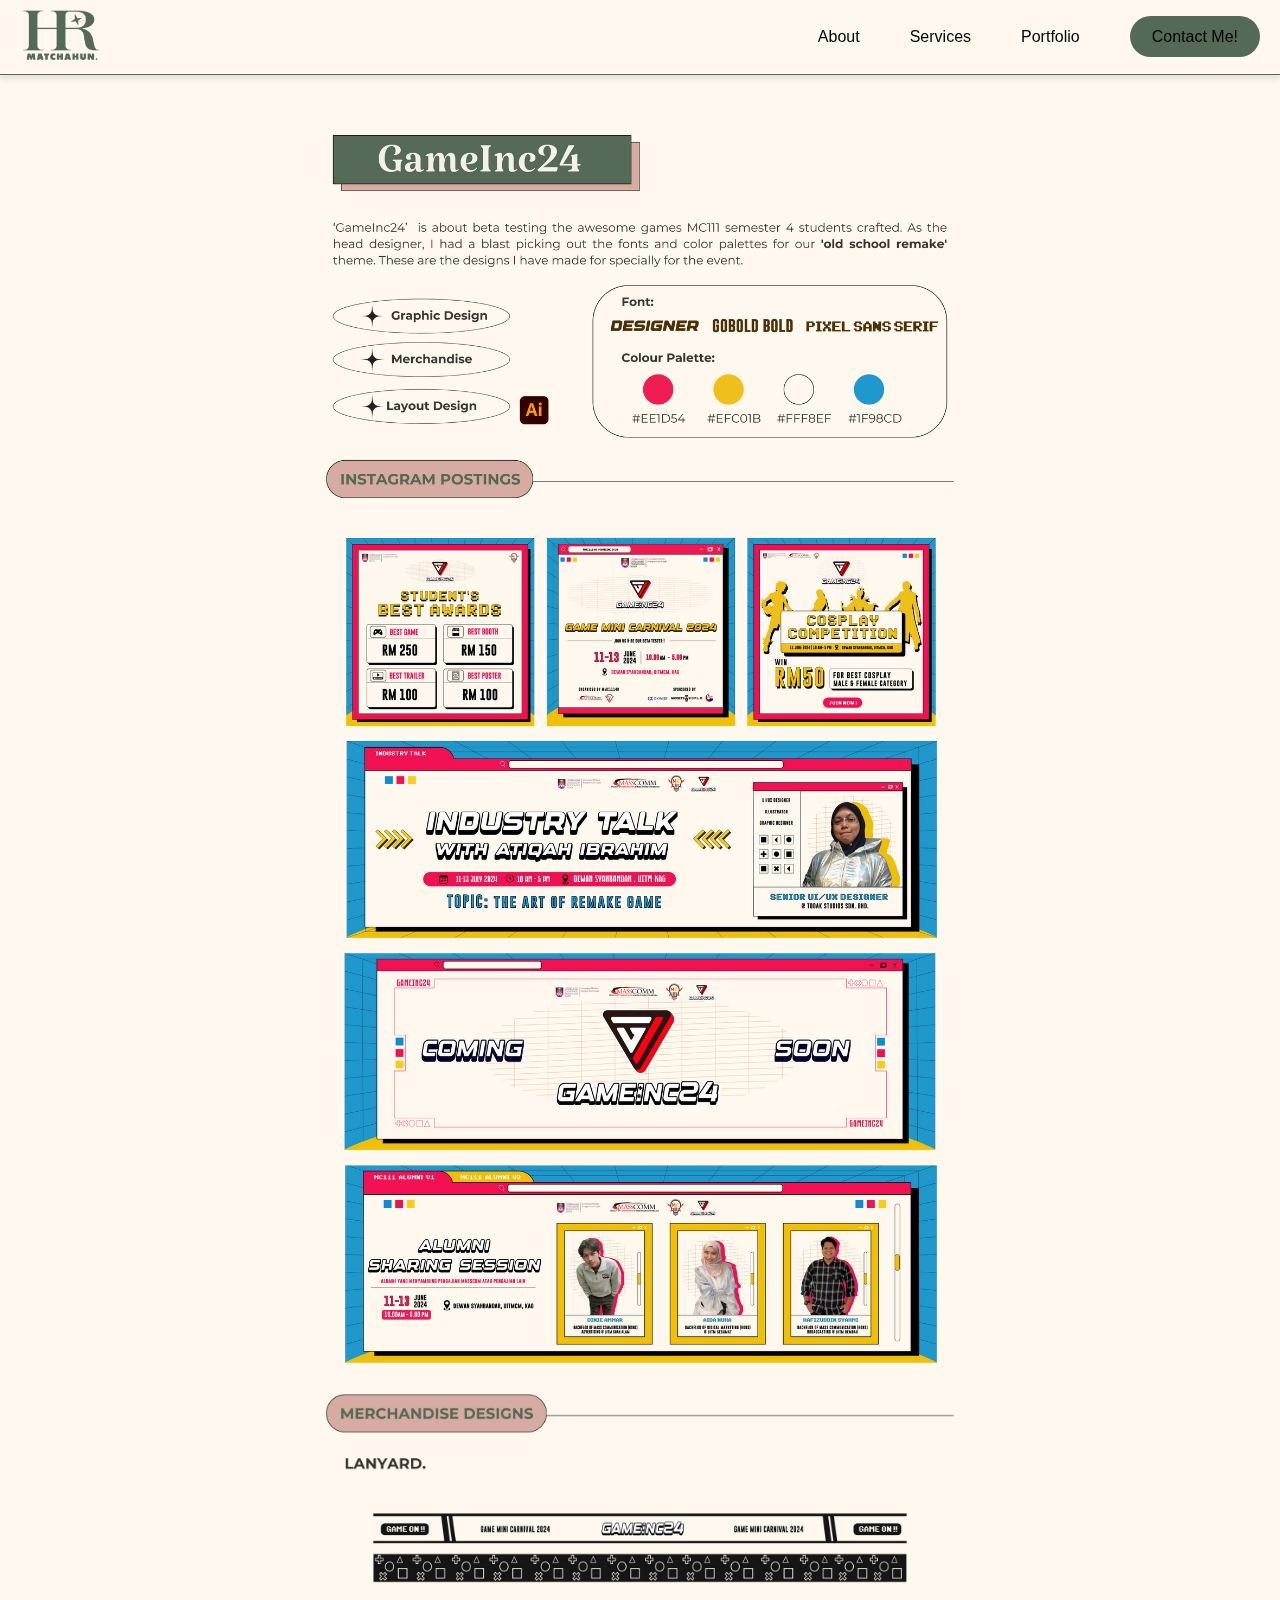
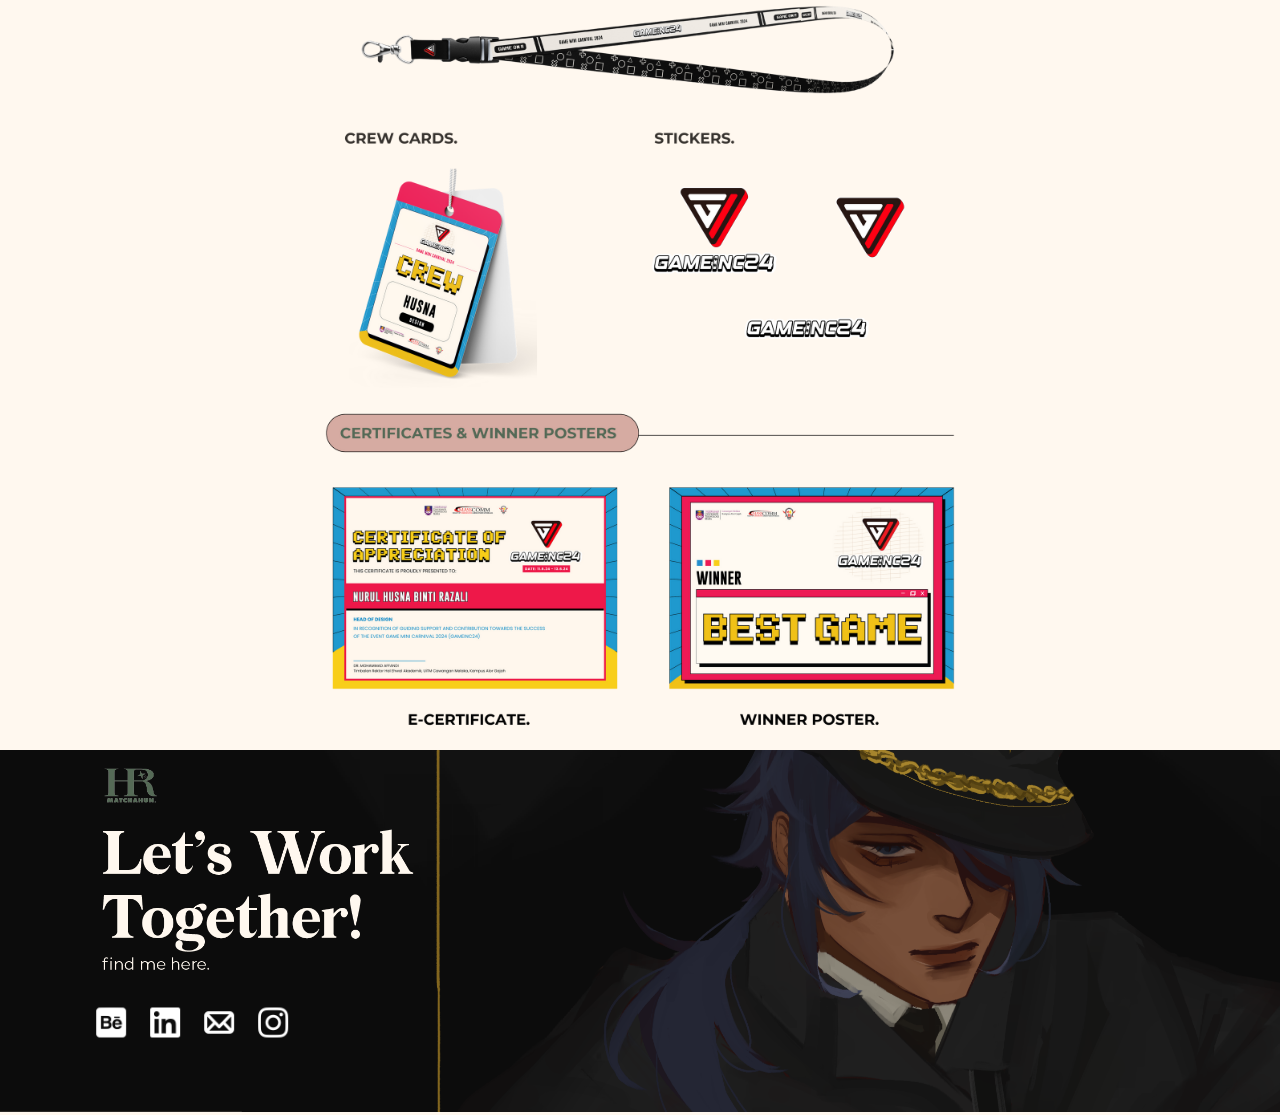
<file: gameinc24.html>
<!doctype html>
<html>
<head>
<meta charset="utf-8">

<link rel="stylesheet" href="PBGDPF.css">
<title>GAMEINC24</title>
<link rel="icon" href="IMG/matchahun logo-01-01-01.png" type="image/png"
</head>
<body>
	<nav class="navbar">
		<a href="index.html" class="logo">
            <img src="IMG/matchahun logo-01-01-01.png" alt="Husna"></a>
        <ul class="nav-links">
            <li><a href="#">About</a></li>
             <li><a href="index.html#services-section">Services</a></li>
			<li><a href="index.html#portfolio-section">Portfolio</a></li>
            <li><a href="https://www.linkedin.com/in/husna-razali-a973352b9/" class="contact-button">Contact Me!</a></li>
        </ul>
    </nav>
		  
		  <div class= "image">
	<img src ="IMG/4.png" alt= "GAMEINC" class="hidden">
	</div> 
	
	<div class= "image2">
	<img src ="IMG/4.5.png" alt= "GAMEINC2" class="hidden">
	</div>
	
<script src="https://ajax.googleapis.com/ajax/libs/jquery/3.6.0/jquery.min.js"></script>
<script>
    $(document).ready(function() {
        $('img').each(function() {
            $(this).addClass('visible');
        });
    });
</script>

	
<footer>
    <div class="footer-content">
        <div class="footer-image">
            <img src="IMG/footer-01-01.png" alt="Husna Footer">
        </div>
        <div class="social-icons">
            <a href="https://www.behance.net/nurulhusna39"><img src="IMG/footer 6.png" alt="Social Icon 1"></a>
            <a href="https://www.linkedin.com/in/husna-razali-a973352b9/"><img src="IMG/footer icon 3.png" alt="Social Icon 2"></a>
            <a href="husna1004@gmail.com"><img src="IMG/footer 7.png" alt="Social Icon 3"></a>
            <a href="https://www.instagram.com/husnarzl/?hl=en"><img src="IMG/footer icon 2.png" alt="Social Icon 4"></a>
        </div>
    </div>
</footer>
</body>
</html>
</file>
<file: PBGDPF.css>
@charset "utf-8";
/* CSS Document */
body {
    margin: 0;
    font-family: 'Monstserrat', sans-serif;
    background-color: #FFF8EF; /* Change the background color */
}

.navbar {
    display: flex;
    justify-content: space-between;
    align-items: center;
    padding: 10px 20px;
    background-color: #FFF8EF;
    border-bottom: 1.5px solid #556A56;
    box-shadow: 0 4px 6px rgba(0, 0, 0, 0.1);
    position: sticky;
    top: 0;
    z-index: 1000;
}

.logo img {
    height: 50px;
}

.nav-links {
    list-style: none;
    display: flex;
    align-items: center;
    margin: 0;
    padding: 0;
}

.nav-links li {
    margin-left: 50px;
}

.nav-links a {
    text-decoration: none;
    color: #000000;
    font-size: 16px;
	font-family: 'Montserrat', sans-serif;
}

.contact-button {
    background-color: #556A56;
    color: #FFF8EF;
    padding: 10px 20px;
    border-radius: 25px;
    border: 2px solid transparent;
    transition: background-color 0.3s, color 0.3s, border-color 0.3s;
}

.contact-button:hover {
    background-color: #FFF8EF;
    color: #556A56;
    border-color: #556A56;
}


.image {
    display: flex;
    justify-content: center; /* centers the image horizontally */
    align-items: center; /* centers the image vertically */
}

.image img {
    width: 60%;
}

.image2 {
    display: flex;
    justify-content: center; /* centers the image horizontally */
    align-items: center; /* centers the image vertically */
}

.image2 img {
    width: 60%;
}

.video-wrapper{
    display: flex;
    justify-content: center; /* centers the image horizontally */
    align-items: center;
	margin:20px;/* centers the image vertically */
}

.video-wrapper video {width: 700px}

.video-wrapper2{
    display: flex;
    justify-content: center; /* centers the image horizontally */
    align-items: center;
	margin:20px;/* centers the image vertically */
}

.video-wrapper2 video {width: 700px}

.video-wrapper3{
    display: flex;
    justify-content: center; /* centers the image horizontally */
    align-items: center;
	margin:20px;/* centers the image vertically */
}

.video-wrapper3 video {width: 700px}

footer {
    position: relative;
    width: 100%;
    margin-top: 10px;
}

.footer-content {
    position: relative;
    text-align: center;
    color: #FFF8EF;
    font-size: 14px;
}

.footer-image img {
    position: relative;
    display: inline-block;
	width: 100%;
	height: auto;
}

.social-icons {
    position: absolute;
    top: 75%;
    left: 15%;
    transform: translate(-50%, -50%);
}

.social-icons a {
    margin: 0 10px;
}

.social-icons img {
    height: 30px;
    width: auto;
    transition: transform 0.3s ease;
}

.social-icons img:hover {
    transform: scale(1.2);
}
</file>
